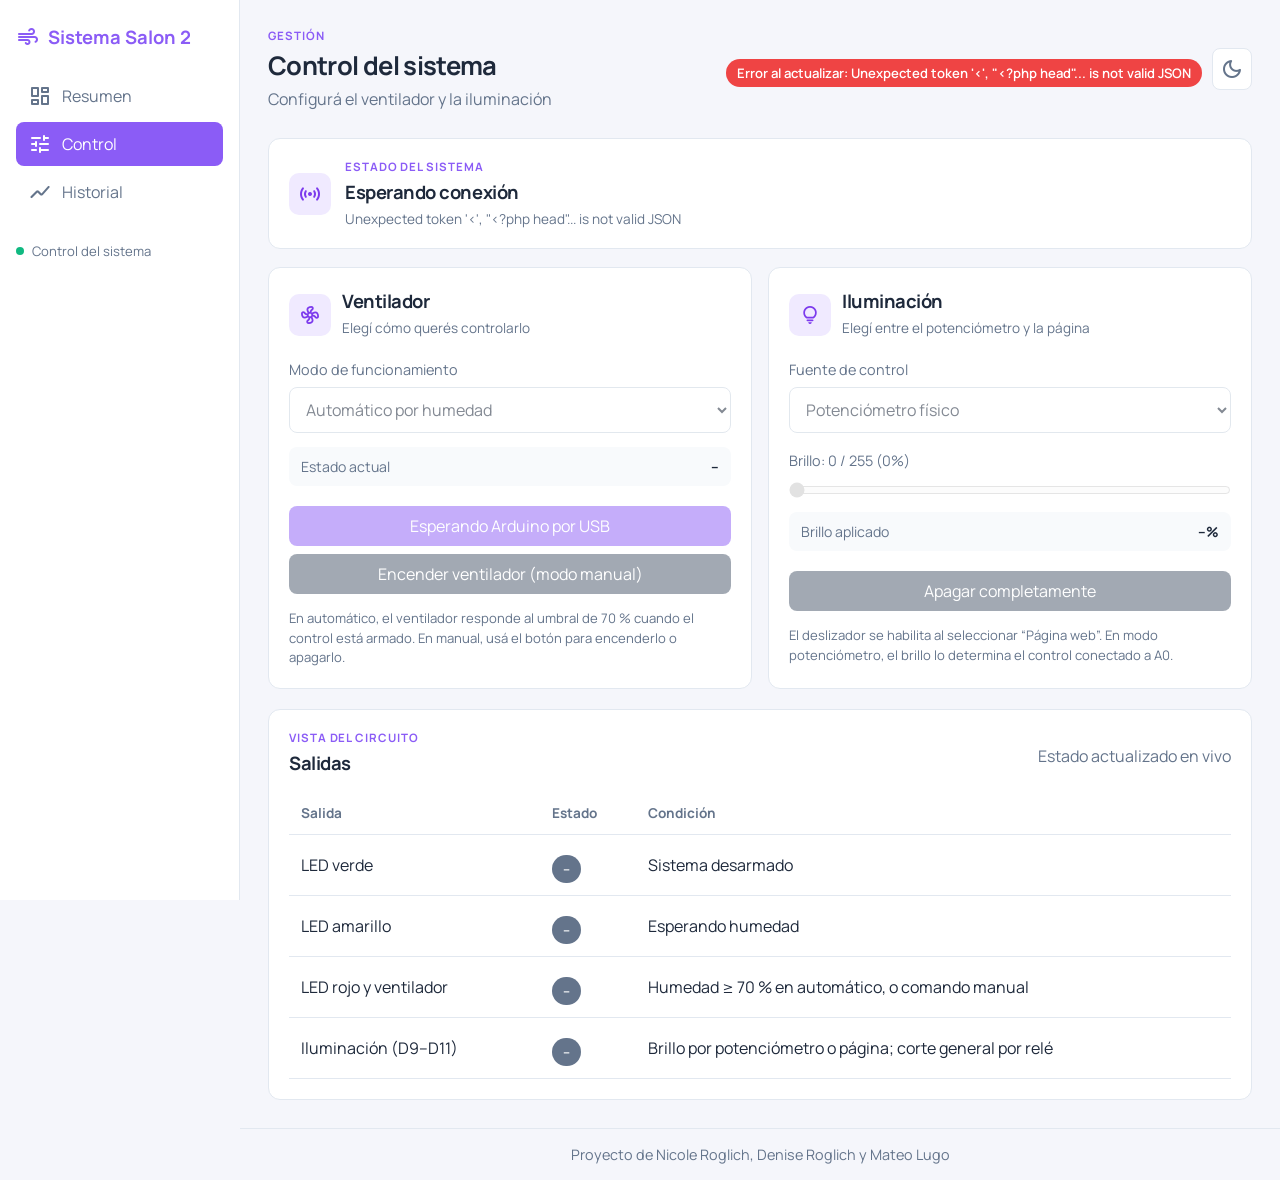
<file: control/Control.html>
<!DOCTYPE html>
<html lang="es">
<head>

  <!-- lo básico para que el navegador sepa cómo mostrar la página -->
  <meta charset="UTF-8">
  <meta name="viewport" content="width=device-width, initial-scale=1.0">
  <meta name="theme-color" content="#f5f6fb">
  <title>Control | Sistema Salon 2</title>

  <!-- cargamos la letra, los iconos y los estilos -->
  <link href="https://fonts.googleapis.com/css2?family=Manrope:wght@400;500;600;700&family=Material+Symbols+Rounded" rel="stylesheet">
  <link rel="stylesheet" href="../style.css">
  <link rel="stylesheet" href="control.css">

  <!-- este archivo actualiza los datos y maneja los controles -->
  <script src="../script.js" defer></script>

</head>
<body data-api-base="../api/bridge.php" data-page="control">

  <!-- este checkbox abre y cierra el menú en el celular -->
  <input type="checkbox" id="menu-toggle" class="menu-toggle">

  <!-- menú para ir de una página a otra -->
  <aside class="barra-lateral">

    <a class="logo" href="../index.html">
      <span class="material-symbols-rounded">air</span>
      <span>Sistema Salon 2</span>
    </a>

    <nav aria-label="Navegación principal">
      <a href="../index.html" class="enlace">
        <span class="material-symbols-rounded">dashboard</span>
        Resumen
      </a>

      <a href="Control.html" class="enlace activo" aria-current="page">
        <span class="material-symbols-rounded">tune</span>
        Control
      </a>

      <a href="../historial/Historial.html" class="enlace">
        <span class="material-symbols-rounded">show_chart</span>
        Historial
      </a>
    </nav>

    <div class="lateral-nota">
      <span class="punto-estado"></span>
      <p>Control del sistema</p>
    </div>

  </aside>

  <!-- acá va el contenido de esta página -->
  <main class="principal">

    <!-- título, conexión y botón para cambiar el tema -->
    <header class="encabezado">

      <label for="menu-toggle" class="boton-menu" aria-label="Abrir o cerrar menú">
        <span class="material-symbols-rounded">menu</span>
      </label>

      <div class="titulo-pagina">
        <p class="sobretitulo">GESTIÓN</p>
        <h1>Control del sistema</h1>
        <p class="texto-suave">Configurá el ventilador y la iluminación</p>
      </div>

      <div class="conexion">

        <span id="estadoConexion" class="etiqueta amarillo">
          <span class="punto-estado"></span>
          Esperando conexión
        </span>

        <button id="btnTema" class="boton-icono" aria-label="Cambiar tema" title="Cambiar tema">
          <span class="material-symbols-rounded">dark_mode</span>
        </button>

      </div>

    </header>

    <!-- acá vemos si el arduino está conectado -->
    <section class="caja estado-sistema">

      <div class="estado-sistema-icono">
        <span class="material-symbols-rounded">sensors</span>
      </div>

      <div class="estado-sistema-texto">
        <p class="sobretitulo">ESTADO DEL SISTEMA</p>
        <h2 id="estadoAlarma">Esperando conexión</h2>
        <p id="detalleEstado" class="texto-suave">
          Conectá el Uno por USB, iniciá XAMPP y ejecutá el puente Python.
        </p>
      </div>

    </section>

    <!-- la cuadrícula separa los controles del ventilador y la luz -->
    <div class="rejilla-control">

      <section class="caja panel-control">

        <!-- controles del ventilador -->
        <div class="titulo-panel">
          <span class="icono-panel violeta material-symbols-rounded">mode_fan</span>
          <div>
            <h2>Ventilador</h2>
            <p class="texto-suave">Elegí cómo querés controlarlo</p>
          </div>
        </div>

        <!-- desde acá se elige el modo y se maneja el ventilador -->
        <form class="formulario-control">

          <label class="etiqueta-control" for="controlFanMode">Modo de funcionamiento</label>
          <select id="controlFanMode" class="selector-control" disabled>
            <option value="auto">Automático por humedad</option>
            <option value="manual">Manual desde la página</option>
          </select>

          <div class="estado-componente">
            <p class="texto-suave">Estado actual</p>
            <strong id="valorFan">--</strong>
          </div>

          <div class="botones">
            <button id="btnModo" class="boton" type="button" disabled>
              Esperando Arduino por USB
            </button>

            <button id="btnFan" class="boton boton-secundario" type="button" disabled>
              Encender ventilador (modo manual)
            </button>
          </div>

        </form>

        <p class="nota">
          En automático, el ventilador responde al umbral de 70 % cuando el control está armado.
          En manual, usá el botón para encenderlo o apagarlo.
        </p>

      </section>

      <section class="caja panel-control">

        <!-- controles de iluminación -->
        <div class="titulo-panel">
          <span class="icono-panel rosa material-symbols-rounded">lightbulb</span>
          <div>
            <h2>Iluminación</h2>
            <p class="texto-suave">Elegí entre el potenciómetro y la página</p>
          </div>
        </div>

        <!-- desde acá se elige de dónde viene la luz y se regula el brillo -->
        <form class="formulario-control">

          <label class="etiqueta-control" for="controlLightMode">Fuente de control</label>
          <select id="controlLightMode" class="selector-control" disabled>
            <option value="pot">Potenciómetro físico</option>
            <option value="web">Página web</option>
          </select>

          <label class="etiqueta-control" for="sliderBrillo">
            Brillo:
            <span id="valorBrilloPagina">0 / 255 (0%)</span>
          </label>

          <input
            id="sliderBrillo"
            class="slider-control"
            type="range"
            min="0"
            max="255"
            step="1"
            value="0"
            disabled
          >

          <div class="estado-componente">
            <p class="texto-suave">Brillo aplicado</p>
            <strong><span id="valorLuz">--</span>%</strong>
          </div>

          <div class="botones">
            <button id="btnCorteLuz" class="boton boton-secundario" type="button" disabled>
              Apagar completamente
            </button>
          </div>

        </form>

        <p class="nota">
          El deslizador se habilita al seleccionar “Página web”. En modo potenciómetro,
          el brillo lo determina el control conectado a A0.
        </p>

      </section>

    </div>

    <!-- esta tabla muestra qué salidas del circuito están activas -->
    <section class="caja tabla-salidas">

      <div class="encabezado-seccion">
        <div>
          <p class="sobretitulo">VISTA DEL CIRCUITO</p>
          <h2>Salidas</h2>
        </div>

        <p class="texto-suave">Estado actualizado en vivo</p>
      </div>

      <div class="tabla-desbordable">
        <table>
          <thead>
            <tr>
              <th>Salida</th>
              <th>Estado</th>
              <th>Condición</th>
            </tr>
          </thead>

          <tbody>
            <tr>
              <td>LED verde</td>
              <td><span id="tablaVerde" class="etiqueta gris">--</span></td>
              <td>Sistema desarmado</td>
            </tr>

            <tr>
              <td>LED amarillo</td>
              <td><span id="tablaAmarillo" class="etiqueta gris">--</span></td>
              <td>Esperando humedad</td>
            </tr>

            <tr>
              <td>LED rojo y ventilador</td>
              <td><span id="tablaFan" class="etiqueta gris">--</span></td>
              <td>Humedad ≥ 70 % en automático, o comando manual</td>
            </tr>

            <tr>
              <td>Iluminación (D9–D11)</td>
              <td><span id="tablaLuz" class="etiqueta gris">--</span></td>
              <td>Brillo por potenciómetro o página; corte general por relé</td>
            </tr>
          </tbody>
        </table>
      </div>

    </section>

  </main>

  <!-- acá van los créditos del proyecto -->
  <footer class="pie-pagina">
    <p>Proyecto de Nicole Roglich, Denise Roglich y Mateo Lugo</p>
  </footer>

</body>
</html>
</file>
<file: style.css>
/* estilos generales */
* {
  box-sizing: border-box;
  margin: 0;
  padding: 0;
}

body {
  display: grid;
  grid-template-columns: 240px minmax(0, 1fr);
  grid-template-rows: 1fr auto;
  min-height: 100vh;
  background: #f5f6fb;
  color: #1e293b;
  font-family: "Manrope", sans-serif;
}

h1,
h2,
h3 {
  letter-spacing: -0.025em;
}

.texto-suave,
.nota {
  color: #64748b;
}

.texto-suave {
  margin-top: 5px;
}

.nota {
  margin-top: 15px;
  font-size: 0.82rem;
  line-height: 1.5;
}

/* menú lateral */
.barra-lateral {
  position: sticky;
  top: 0;
  grid-column: 1;
  grid-row: 1 / 3;
  width: 240px;
  height: 100vh;
  padding: 24px 16px;
  background: #ffffff;
  border-right: 1px solid #e2e8f0;
}

.logo {
  display: flex;
  align-items: center;
  gap: 8px;
  margin-bottom: 24px;
  color: #8b5cf6;
  font-size: 1.15rem;
  font-weight: 700;
  text-decoration: none;
}

.logo .material-symbols-rounded {
  font-size: 24px;
}

.barra-lateral nav {
  display: grid;
  gap: 4px;
}

.enlace {
  display: flex;
  align-items: center;
  gap: 10px;
  padding: 10px 12px;
  border-radius: 8px;
  color: #64748b;
  text-decoration: none;
}

.enlace:hover,
.enlace.activo {
  background: #8b5cf6;
  color: #ffffff;
}

.lateral-nota {
  display: flex;
  align-items: center;
  gap: 8px;
  margin-top: 28px;
  color: #64748b;
  font-size: 0.82rem;
}

.punto-estado {
  display: inline-block;
  width: 8px;
  height: 8px;
  border-radius: 50%;
  background: #10b981;
}

/* contenido y encabezados */
.principal {
  grid-column: 2;
  grid-row: 1;
  min-width: 0;
  padding: 28px;
}

.encabezado {
  display: flex;
  align-items: center;
  justify-content: space-between;
  gap: 20px;
  margin-bottom: 28px;
}

.sobretitulo {
  margin-bottom: 5px;
  color: #8b5cf6;
  font-size: 0.72rem;
  font-weight: 700;
  letter-spacing: 0.08em;
}

.titulo-pagina h1 {
  font-size: 1.6rem;
}

.conexion {
  display: flex;
  align-items: center;
  justify-content: flex-end;
  gap: 10px;
}

/* tarjetas y paneles */
.tarjetas {
  display: grid;
  grid-template-columns: repeat(auto-fit, minmax(180px, 1fr));
  gap: 16px;
}

.tarjeta,
.caja,
.tarjeta-ayuda {
  min-width: 0;
  padding: 20px;
  border: 1px solid #e2e8f0;
  border-radius: 12px;
  background: #ffffff;
}

.tarjeta-titulo {
  color: #64748b;
  font-size: 0.92rem;
}

.tarjeta-valor {
  display: flex;
  align-items: baseline;
  gap: 5px;
  margin-top: 8px;
  font-size: 2rem;
  font-weight: 700;
}

.tarjeta-valor small {
  color: #64748b;
  font-size: 0.95rem;
  font-weight: 500;
}

.tarjeta-ayuda {
  display: flex;
  align-items: flex-start;
  gap: 10px;
  margin-top: 20px;
  color: #64748b;
  font-size: 0.88rem;
  line-height: 1.5;
}

.tarjeta-ayuda a,
.enlace-texto {
  color: #7042dc;
  font-weight: 600;
}

/* formularios y botones */
.etiqueta-control {
  display: block;
  margin-top: 18px;
  color: #64748b;
  font-size: 0.9rem;
}

.selector-control,
.conexion input {
  width: 100%;
  margin-top: 8px;
  padding: 10px 12px;
  border: 1px solid #cbd5e1;
  border-radius: 8px;
  background: #ffffff;
  color: #1e293b;
  font: inherit;
}

.slider-control {
  display: block;
  width: 100%;
  margin-top: 12px;
  accent-color: #8b5cf6;
}

.boton-icono,
.boton {
  display: inline-flex;
  align-items: center;
  justify-content: center;
  gap: 6px;
  min-height: 40px;
  padding: 8px 14px;
  border: 0;
  border-radius: 8px;
  background: #8b5cf6;
  color: #ffffff;
  font: inherit;
  cursor: pointer;
}

.boton-icono {
  width: 40px;
  padding: 8px;
  background: #ffffff;
  border: 1px solid #e2e8f0;
  color: #64748b;
}

.boton:hover,
.boton-icono:hover {
  opacity: 0.85;
}

.boton:disabled,
.selector-control:disabled,
.slider-control:disabled {
  opacity: 0.55;
  cursor: not-allowed;
}

.boton-secundario {
  background: #475569;
}

.botones {
  display: grid;
  gap: 8px;
  margin-top: 20px;
}

/* etiquetas de estado */
.etiqueta {
  display: inline-flex;
  align-items: center;
  gap: 7px;
  margin-top: 8px;
  padding: 5px 11px;
  border-radius: 999px;
  background: #64748b;
  color: #ffffff;
  font-size: 0.82rem;
  font-weight: 600;
}

.etiqueta.verde {
  background: #10b981;
}

.etiqueta.amarillo {
  background: #f59e0b;
}

.etiqueta.rojo {
  background: #ef4444;
}

/* gráficos y tablas */
.encabezado-seccion,
.encabezado-grafico {
  display: flex;
  align-items: center;
  justify-content: space-between;
  gap: 14px;
  margin-bottom: 16px;
}

.encabezado-seccion h2,
.encabezado-grafico h2 {
  font-size: 1.15rem;
}

.caja-grafico {
  margin-bottom: 20px;
}

.encabezado-grafico {
  align-items: flex-start;
}

.encabezado-grafico h2 {
  margin-bottom: 5px;
}

.enlace-texto {
  display: inline-flex;
  align-items: center;
  gap: 4px;
  font-size: 0.85rem;
  text-decoration: none;
}

.contenedor-grafico {
  position: relative;
  width: 100%;
  height: 320px;
}

.contenedor-grafico canvas {
  width: 100% !important;
  height: 100% !important;
}

.sin-datos {
  position: absolute;
  inset: 0;
  display: grid;
  place-items: center;
  color: #64748b;
  text-align: center;
  pointer-events: none;
}

.sin-datos[hidden] {
  display: none;
}

.pie-grafico {
  display: flex;
  justify-content: space-between;
  gap: 12px;
  margin-top: 12px;
  padding-top: 12px;
  border-top: 1px solid #e2e8f0;
  color: #64748b;
  font-size: 0.8rem;
}

.punto-leyenda {
  display: inline-block;
  width: 9px;
  height: 9px;
  margin-right: 6px;
  border-radius: 50%;
  background: #8b5cf6;
}

.tabla-desbordable {
  width: 100%;
  overflow-x: auto;
}

table {
  width: 100%;
  border-collapse: collapse;
}

th,
td {
  padding: 12px;
  border-bottom: 1px solid #e2e8f0;
  text-align: left;
}

th {
  color: #64748b;
  font-size: 0.85rem;
}

/* pie de página */
.pie-pagina {
  grid-column: 2;
  grid-row: 2;
  padding: 16px 24px;
  border-top: 1px solid #e2e8f0;
  color: #64748b;
  font-size: 0.9rem;
  text-align: center;
}

/* tema oscuro */
body.oscuro {
  background: #111214;
  color: #f8fafc;
}

body.oscuro .barra-lateral,
body.oscuro .tarjeta,
body.oscuro .caja,
body.oscuro .tarjeta-ayuda {
  background: #1f1f1f;
  border-color: #2d2d2d;
}

body.oscuro .barra-lateral {
  border-right-color: #2d2d2d;
}

body.oscuro .texto-suave,
body.oscuro .nota,
body.oscuro .tarjeta-titulo,
body.oscuro .ayuda-tarjeta,
body.oscuro .tarjeta-valor small,
body.oscuro th,
body.oscuro .pie-pagina,
body.oscuro .tarjeta-ayuda,
body.oscuro .lateral-nota {
  color: #a3a3a3;
}

body.oscuro .pie-pagina,
body.oscuro .pie-grafico,
body.oscuro th,
body.oscuro td {
  border-color: #2d2d2d;
}

body.oscuro .boton-icono,
body.oscuro .selector-control,
body.oscuro .conexion input {
  background: #1f1f1f;
  border-color: #3f3f46;
  color: #f8fafc;
}

body.oscuro .estado-componente {
  background: #171717;
}

body.oscuro .selector-metrica {
  background: #171717;
  border-color: #3f3f46;
}

body.oscuro .filtro-grafico:not(.activo) {
  color: #cbd5e1;
}

body.oscuro .tarjeta-ayuda a,
body.oscuro .enlace-texto {
  color: #c4b5fd;
}

/* menú hamburguesa y ajustes para pantallas chicas */
.menu-toggle,
.boton-menu {
  display: none;
}

@media (max-width: 800px) {
  body {
    grid-template-columns: minmax(0, 1fr);
    grid-template-rows: auto 1fr auto;
  }

  .menu-toggle {
    position: absolute;
    width: 1px;
    height: 1px;
    overflow: hidden;
    clip-path: inset(50%);
  }

  .barra-lateral {
    position: static;
    display: none;
    grid-column: 1;
    grid-row: 1;
    width: 100%;
    height: auto;
    border-right: 0;
    border-bottom: 1px solid #e2e8f0;
  }

  .menu-toggle:checked ~ .barra-lateral {
    display: block;
  }

  .principal {
    grid-column: 1;
    grid-row: 2;
    padding: 20px;
  }

  .encabezado {
    display: grid;
    grid-template-columns: 40px minmax(0, 1fr);
    grid-template-areas:
      "menu titulo"
      "conexion conexion";
    gap: 12px;
    align-items: start;
  }

  .boton-menu {
    display: inline-flex;
    grid-area: menu;
    align-items: center;
    justify-content: center;
    width: 40px;
    height: 40px;
    margin-top: 2px;
    border-radius: 8px;
    background: #8b5cf6;
    color: #ffffff;
    cursor: pointer;
  }

  .titulo-pagina {
    grid-area: titulo;
    min-width: 0;
  }

  .titulo-pagina h1 {
    font-size: 1.3rem;
    line-height: 1.25;
  }

  .conexion {
    grid-area: conexion;
    justify-content: space-between;
  }

  .tarjetas,
  .rejilla-control {
    grid-template-columns: repeat(2, minmax(0, 1fr));
  }

  .contenedor-grafico {
    height: 260px;
  }

  .pie-pagina {
    grid-column: 1;
    grid-row: 3;
  }
}

@media (max-width: 520px) {
  .principal {
    padding: 16px;
  }

  .tarjetas,
  .rejilla-control {
    grid-template-columns: minmax(0, 1fr);
  }

  .encabezado-seccion,
  .encabezado-grafico,
  .pie-grafico {
    align-items: flex-start;
    flex-direction: column;
  }

  .tabla-desbordable table {
    min-width: 540px;
  }

  .contenedor-grafico {
    height: 230px;
  }

  .pie-pagina {
    padding: 14px 16px;
    font-size: 0.8rem;
  }
}
</file>
<file: control/control.css>
/* estilos que solo se usan en control */

.estado-sistema {
  display: flex;
  align-items: center;
  gap: 14px;
  margin-bottom: 18px;
}

.estado-sistema-icono,
.icono-panel {
  display: inline-flex;
  flex: 0 0 42px;
  align-items: center;
  justify-content: center;
  width: 42px;
  height: 42px;
  border-radius: 10px;
  background: #f0eaff;
  color: #7c3aed;
  font-size: 22px;
}

.estado-sistema-texto .sobretitulo,
.titulo-panel .texto-suave {
  margin-bottom: 5px;
}

.estado-sistema-texto .texto-suave,
.titulo-panel .texto-suave {
  font-size: 0.85rem;
}

.estado-sistema h2,
.titulo-panel h2 {
  font-size: 1.15rem;
}

.titulo-panel {
  display: flex;
  align-items: center;
  gap: 11px;
  margin-bottom: 18px;
}

.rejilla-control {
  display: grid;
  grid-template-columns: repeat(2, minmax(0, 1fr));
  gap: 16px;
  margin-bottom: 20px;
}

.panel-control {
  min-width: 0;
}

.etiqueta-control {
  display: block;
  margin-top: 18px;
  color: #64748b;
  font-size: 0.9rem;
}

.selector-control {
  width: 100%;
  margin-top: 8px;
  padding: 10px 12px;
  border: 1px solid #cbd5e1;
  border-radius: 8px;
  background: #ffffff;
  color: inherit;
  font: inherit;
}

.selector-control:disabled,
.slider-control:disabled {
  opacity: 0.55;
}

.slider-control {
  display: block;
  width: 100%;
  margin-top: 12px;
  accent-color: #8b5cf6;
}

.estado-componente {
  display: flex;
  justify-content: space-between;
  margin-top: 14px;
  padding: 10px 12px;
  border-radius: 8px;
  background: #f8fafc;
  font-size: 0.88rem;
}

.estado-componente .texto-suave {
  margin-top: 0;
}

.boton-secundario {
  background: #475569;
}

.boton:disabled {
  opacity: 0.5;
  cursor: not-allowed;
}

.tabla-salidas {
  margin-bottom: 0;
}

body.oscuro .icono-panel.violeta,
body.oscuro .estado-sistema-icono {
  background: #30264b;
  color: #c4b5fd;
}

body.oscuro .icono-panel.rosa {
  background: #3d2134;
  color: #f9a8d4;
}

body.oscuro .estado-componente {
  background: #171717;
}

@media (max-width: 800px) {
  .rejilla-control {
    grid-template-columns: minmax(0, 1fr);
  }

  .botones .boton {
    justify-content: center;
    width: 100%;
  }
}
</file>
